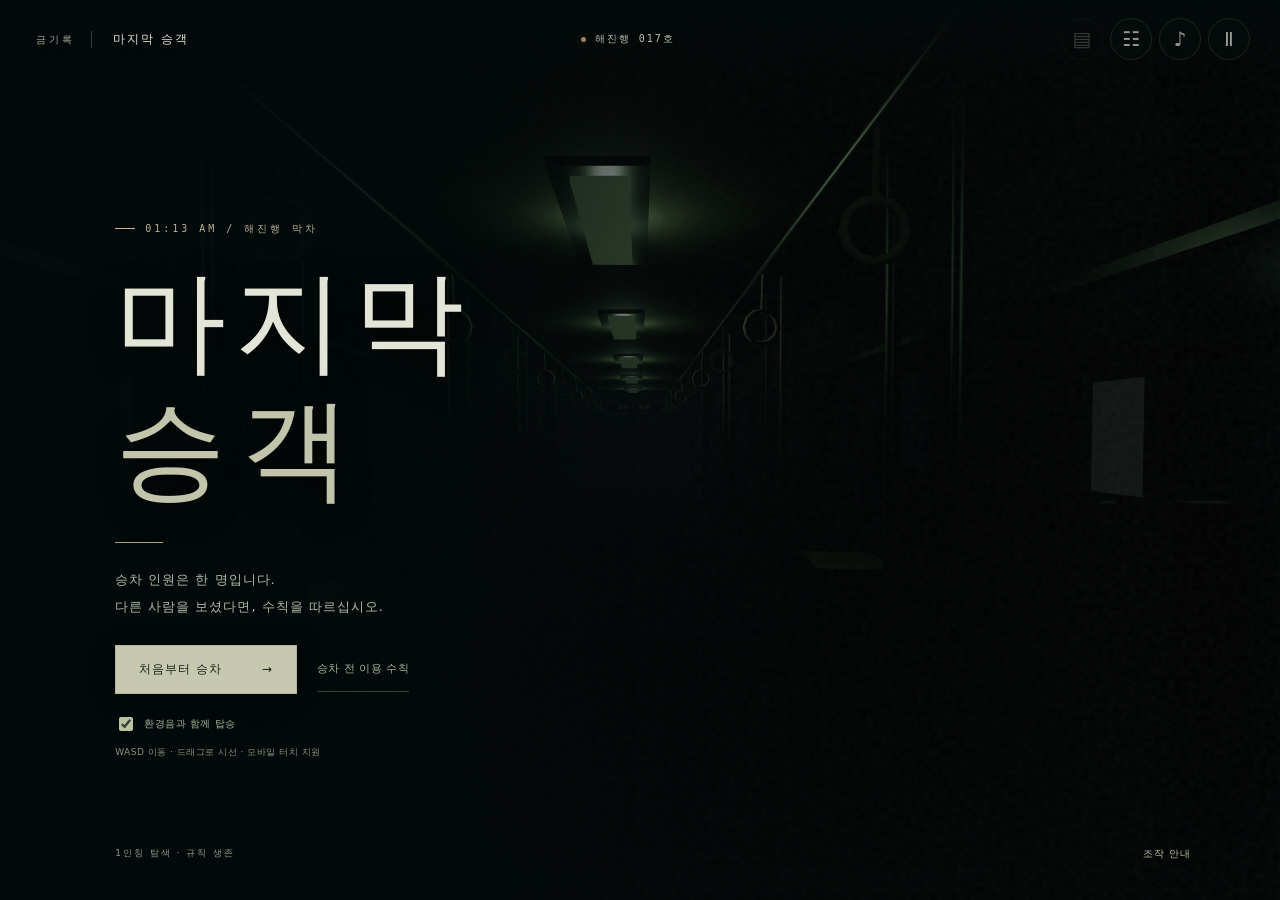
<file: index.html>
<!doctype html>
<html lang="ko">
<head>
  <meta charset="UTF-8">
  <meta name="viewport" content="width=device-width, initial-scale=1">
  <meta name="theme-color" content="#111210">
  <meta name="description" content="마지막 승객. 해진행 막차에는 한 명만 탑승했습니다. 빛과 시선과 숨을 관리하며 살아 돌아오는 1인칭 규칙 공포게임.">
  <title>마지막 승객 — 해진행 막차</title>
  <link rel="icon" type="image/svg+xml" href="./assets/favicon.svg">
  <link rel="stylesheet" href="./src/styles.css?v=ec660823f3d2">
  <link rel="stylesheet" href="./src/cinema.css?v=ec660823f3d2">
  <link rel="stylesheet" href="./src/train.css?v=ec660823f3d2">
  <script type="module" src="./src/app.js?v=ec660823f3d2"></script>
</head>
<body>
  <a href="#content" class="skip-link">본문으로 건너뛰기</a>
  <div class="topline"><span>일상과 그 너머의 경계에서</span><span>SHORT HORROR GAME ARCHIVE</span></div>
  <header class="site-header">
    <div class="header-inner">
      <a class="brand" href="#" aria-label="금기록 홈"><span class="brand-seal" aria-hidden="true">禁</span><span class="brand-name">금기록<small>TABOO ARCHIVE</small></span></a>
      <nav class="main-nav" aria-label="주 메뉴"><a class="active" id="archive-link" href="#">기록 보관소</a><button id="collection-button" type="button">나의 기록 <span id="collection-count">00</span></button><button id="about-button" type="button">이용 안내</button></nav>
      <button class="sound-button" id="sound-button" type="button" aria-pressed="false" aria-label="환경음 켜기"></button>
    </div>
  </header>
  <div id="storage-warning" class="storage-warning" role="status" hidden></div>
  <main id="content" tabindex="-1"><p class="loading">기록을 불러오고 있습니다.</p></main>
  <footer class="site-footer"><a class="footer-brand" href="#">禁 <span>금기록</span></a><p>이곳의 모든 이야기는 허구입니다.<br>다만, 돌아가는 길은 기억해 두세요.</p><div><span>© 2026 TABOO ARCHIVE</span><small>설치 없이, 브라우저에서. · PC & MOBILE</small></div></footer>
  <dialog id="info-dialog" aria-labelledby="dialog-title"><div class="dialog-top"><span class="eyebrow">TABOO ARCHIVE</span><button id="close-dialog" class="icon-button" aria-label="닫기" type="button">×</button></div><div id="dialog-content"></div></dialog>
  <div id="toast" class="toast" role="status" hidden></div>
  <noscript><p class="noscript">게임을 실행하려면 브라우저의 JavaScript를 켜 주세요.</p></noscript>
</body>
</html>
</file>
<file: src/styles.css>
@charset "UTF-8";
:root{color-scheme:dark;--bg:#111310;--panel:#191c17;--paper:#d7d2bd;--text:#e3e3d8;--muted:#969c8d;--dim:#777f70;--line:#30352b;--red:#b85547;--red-bright:#d27461;--serif:"Noto Serif KR","Batang","바탕",Georgia,serif;--sans:"Pretendard","Noto Sans KR","Malgun Gothic",system-ui,sans-serif;--mono:Consolas,"Courier New",monospace}
*{box-sizing:border-box}
html{scroll-behavior:smooth;scroll-padding-top:24px}
body{margin:0;background:var(--bg);color:var(--text);font-family:var(--sans);font-size:14px;line-height:1.7;word-break:keep-all;overflow-wrap:anywhere}
button,input,select{font:inherit}
button,a,input,select,summary{-webkit-tap-highlight-color:transparent}
button,a{touch-action:manipulation}
button{color:inherit;cursor:pointer}
a{color:inherit;text-decoration:none}
button{border:0;background:none}
button:disabled{cursor:default;opacity:.4}
button:not(:disabled),a{transition:color .18s,background .18s,border-color .18s,transform .18s}
button:focus-visible,a:focus-visible,input:focus-visible,select:focus-visible,summary:focus-visible{outline:2px solid var(--red-bright);outline-offset:5px}
[tabindex="-1"]:focus{outline:none}
[hidden]{display:none!important}
::selection{background:#743b34;color:#fff}
h1,h2,h3,p{margin:0}
.icon{width:20px;height:20px;flex-shrink:0;vertical-align:middle}
.sr-only{position:absolute;width:1px;height:1px;padding:0;margin:-1px;overflow:hidden;clip:rect(0,0,0,0);white-space:nowrap;border:0}
.skip-link{position:fixed;top:-100px;left:12px;z-index:100;background:var(--paper);color:#111;padding:12px}.skip-link:focus{top:12px}
.topline{height:30px;border-bottom:1px solid #262c23;padding:0 max(32px,calc((100vw - 1240px)/2));display:flex;justify-content:space-between;align-items:center;color:#818a77;font-size:10px;letter-spacing:1.3px;background:#151912}.topline span:last-child{font-family:var(--mono);font-size:9px;letter-spacing:2px}
.site-header{border-bottom:1px solid var(--line)}
.header-inner{max-width:1240px;margin:auto;min-height:94px;display:flex;align-items:center;justify-content:space-between;gap:36px}
.brand{display:flex;gap:12px;align-items:center;flex-shrink:0}.brand-seal{width:40px;height:45px;display:grid;place-items:center;background:#a74d40;color:#f2e2ca;font-family:var(--serif);font-weight:700;font-size:30px;transform:rotate(-3deg);border:1px solid #bb6753;outline:1px solid #6e372d;outline-offset:3px}.brand-name{display:block;font-family:var(--serif);font-size:29px;font-weight:700;line-height:1.15;letter-spacing:4px}.brand-name small{display:block;font-family:var(--mono);font-size:8px;color:#8f9785;letter-spacing:2.4px;margin-top:8px}
.main-nav{display:flex;gap:34px;align-items:center;height:94px}.main-nav>a,.main-nav>button{display:flex;align-items:center;gap:8px;height:100%;padding:0;font-size:13px;color:#969e8c;position:relative}.main-nav .active{color:#e5e5d7}.main-nav .active:after{content:"";position:absolute;bottom:-1px;left:0;right:0;height:2px;background:var(--red)}.main-nav>button:hover,.main-nav>a:hover{color:var(--text)}.main-nav #collection-count{font-family:var(--mono);color:#979b8c;font-size:10px;background:#242a20;border-radius:3px;padding:0 5px}
.sound-button{border:1px solid var(--line);padding:9px 13px;border-radius:4px;font-size:11px;display:flex;gap:8px;align-items:center;color:var(--muted)}.sound-button .icon{width:16px;height:16px}.sound-button[aria-pressed="true"]{color:var(--paper);border-color:#7b5643}.sound-button:hover{background:#23271e}
.home-wrap{max-width:1240px;margin:auto}.hero{display:grid;grid-template-columns:1fr 1.05fr;gap:60px;align-items:center;padding:56px 0 48px}.eyebrow{font-family:var(--mono);font-size:10px;letter-spacing:2px;color:var(--muted);display:flex;align-items:center;gap:9px}.hero-copy>.eyebrow{font-family:var(--sans);font-size:11px;letter-spacing:2px;color:#a19f89}.red-dot{display:inline-block;width:6px;height:6px;flex-shrink:0;border-radius:50%;background:var(--red);box-shadow:0 0 9px #b24e3c35}.hero h1{font-family:var(--serif);font-size:47px;letter-spacing:-2px;font-weight:500;line-height:1.5;margin:20px 0 19px}.hero h1 em{font-style:normal;color:#c2c5ad}.hero-copy>p{font-size:13px;line-height:1.9;color:var(--muted)}.hero-actions{display:flex;align-items:center;gap:18px;margin-top:28px}.button{display:inline-flex;align-items:center;justify-content:center;gap:18px;min-height:45px;padding:12px 20px;border:1px solid transparent;border-radius:3px;font-size:12px;font-weight:600}.button .icon{width:17px;height:17px}.primary{background:#a34c3e;border-color:#b55a49;color:#fff1dc}.primary:hover:not(:disabled){background:#b85c49;box-shadow:0 4px 20px #0003}.secondary{background:#262d21;border-color:#46503c;color:#d3d8c3}.secondary:hover:not(:disabled){background:#35402c;border-color:#6f775f}.full{width:100%}.hero-note{font-size:10px;color:#858d7b;display:flex;align-items:center;gap:6px}.hero-note .icon{width:13px;height:13px}.hero-stats{display:flex;align-items:center;gap:22px;margin-top:29px}.hero-stats>div{display:flex;align-items:baseline;gap:6px}.hero-stats strong{font-family:var(--mono);font-size:20px;font-weight:400;color:#b6bea5}.hero-stats span:not(.stat-divider){font-size:10px;color:#8c9582}.stat-divider{height:16px;width:1px;background:#39402f}
.hero-visual{position:relative;height:363px;overflow:hidden;border:1px solid #3c4334;box-shadow:0 18px 38px #0003;background:#202d24}.scene-art{display:block;width:100%;height:100%}.hero-visual>.scene-art{position:absolute;inset:0;filter:brightness(.9);transform:scale(1.02)}.hero-visual:after{content:"";position:absolute;inset:0;pointer-events:none;background:repeating-linear-gradient(transparent 0px,transparent 3px,#05080522 4px);box-shadow:inset 0 0 90px #0007}.hero-image-top{position:absolute;z-index:1;top:20px;left:23px;right:23px;display:flex;justify-content:space-between;color:#b9c1a5;font-family:var(--mono);font-size:9px;letter-spacing:1px}.hero-image-top>span:first-child{display:flex;align-items:center;gap:7px}.crosshair{position:absolute;width:13px;height:13px;z-index:1;border-color:#969e77;opacity:.6}.top-left{left:13px;top:13px;border-top:1px solid;border-left:1px solid}.bottom-right{right:13px;bottom:13px;border-bottom:1px solid;border-right:1px solid}.hero-annotation{position:absolute;z-index:2;left:25px;right:25px;bottom:24px;display:flex;align-items:center;gap:15px;border-top:1px solid #777d514f;padding-top:17px}.hero-annotation>span{font-family:var(--serif);font-size:37px;line-height:1;color:#c3bea2;opacity:.7}.hero-annotation small{font-size:9px;color:#a3af95;letter-spacing:2px}.hero-annotation strong{display:block;font-family:var(--serif);font-size:20px;font-weight:400;letter-spacing:1px}.hero-annotation a{margin-left:auto;width:37px;height:37px;border:1px solid #787e5f88;display:grid;place-items:center;background:#171e1677}.hero-annotation a:hover{background:#4b4430}.image-side-note{position:absolute;right:18px;top:77px;writing-mode:vertical-rl;font-family:var(--mono);color:#9fa78d;font-size:8px;letter-spacing:3px;opacity:.65}
.notice{display:flex;gap:23px;align-items:center;min-height:58px;border:1px solid #3e3c2b;border-left:3px solid #897147;border-radius:2px;background:#1d2017;padding:12px 20px}.notice-label{display:flex;gap:9px;align-items:center;font-size:11px;font-weight:600;white-space:nowrap;color:#c3b898}.notice-label .icon{width:16px;height:16px;color:#ae976e}.notice p{font-size:11px;color:#b1b59f}.notice p span{color:#8d9680;margin-left:7px}.notice>button{margin-left:auto;padding:3px;color:#939c84}.notice>button .icon{width:17px;height:17px}
.archive{padding-top:51px}.section-heading{display:flex;justify-content:space-between;align-items:flex-end;gap:16px;margin-bottom:27px}.section-heading .eyebrow{font-size:9px;letter-spacing:2px;color:#7a8671;margin-bottom:8px}.section-heading h2{font-family:var(--serif);font-size:27px;font-weight:500;letter-spacing:-.5px;line-height:1.4}.section-heading h2 span{font-family:var(--mono);font-size:14px;color:#b16c54;vertical-align:top;margin-left:7px;line-height:1.7}.random-button{display:flex;align-items:center;gap:7px;color:#a1a891;font-size:11px;padding:6px 0}.random-button .icon{width:15px;height:15px}.random-button:hover{color:#e2ddc6}
.archive-toolbar{display:flex;justify-content:space-between;gap:16px;padding-bottom:15px;border-bottom:1px solid var(--line)}.filter-tabs{display:flex;gap:5px;flex-wrap:wrap}.filter-tabs>button{border:1px solid transparent;padding:8px 15px;border-radius:3px;font-size:11px;color:#9ba58e;display:flex;align-items:center;gap:8px}.filter-tabs>button.selected{background:#d6d7c3;color:#252b20;border-color:#dad9c9;font-weight:700}.filter-tabs>button:not(.selected):hover{background:#252c20}.filter-tabs>button span{font-family:var(--mono);font-size:10px;opacity:.65}.catalog-tools{display:flex;gap:14px;align-items:center}.search-box{display:flex;align-items:center;gap:8px;border:1px solid var(--line);padding:7px 10px;border-radius:3px;background:#181d15;max-width:190px}.search-box .icon{width:15px;height:15px;color:#79866d}.search-box input{width:100%;min-width:0;border:none;background:none;color:var(--text);font-size:11px;outline:none}.search-box:focus-within{border-color:#9d634d}.search-box input::placeholder{color:#859078}.sort-label select{background:var(--bg);color:#a9b298;border:0;padding:6px 3px;font-size:11px;cursor:pointer}.filter-summary{display:flex;align-items:center;justify-content:space-between;padding:15px 0 18px;gap:12px;color:#849176;font-size:10px}.filter-summary p{font-family:var(--mono);letter-spacing:.5px}.saved-filter{display:flex;gap:6px;align-items:center;cursor:pointer}.saved-filter input{accent-color:#ae5e46;width:12px;height:12px;margin:0}
.game-grid{display:grid;grid-template-columns:repeat(4,minmax(0,1fr));gap:25px 22px}.game-card{border:1px solid #333c2b;border-radius:4px;background:#1b2117;overflow:hidden;position:relative;transition:border-color .2s,transform .2s,box-shadow .2s}.game-card:hover{border-color:#727d5c;transform:translateY(-4px);box-shadow:0 14px 24px #0002}.card-picture{position:relative;aspect-ratio:1.6;overflow:hidden;background:#162016;border-bottom:1px solid #303c28}.art-link{display:block;width:100%;height:100%}.card-picture .scene-art{transition:transform .6s,filter .6s;filter:saturate(.7)}.game-card:hover .scene-art{transform:scale(1.055);filter:saturate(.95) brightness(1.15)}.file-number{position:absolute;top:12px;left:12px;color:#c1c9ad;font-family:var(--mono);font-size:9px;letter-spacing:1px;text-shadow:1px 1px 5px #000}.bookmark-button{display:grid;place-items:center;width:30px;height:32px;background:#10170f88;color:#b9c2aa;border:1px solid #74866444;border-radius:3px}.bookmark-button:hover,.bookmark-button.saved{color:#e4b68c;background:#463a25cc;border-color:#a08a5799}.bookmark-button.saved .icon{fill:#80633e88}.bookmark-button .icon{width:15px;height:15px}.card-picture .bookmark-button{position:absolute;right:10px;top:10px}.card-status{position:absolute;left:11px;bottom:11px;font-size:8px;letter-spacing:.4px;padding:2px 6px;background:#11190fbf;color:#acba98;border:1px solid #7d8a6338;border-radius:2px;pointer-events:none}.card-status.is-clear{color:#beca8b;background:#2b3c20e6}.picture-arrow{position:absolute;right:13px;bottom:11px;color:#d5d9ba;opacity:0;transform:translateX(-5px);transition:.2s;pointer-events:none}.game-card:hover .picture-arrow{opacity:1;transform:none}.card-body{padding:16px 16px 13px}.card-meta{display:flex;align-items:center;justify-content:space-between;font-size:9px;color:#a7b18f;margin-bottom:8px}.card-meta>span:first-child{color:#c19c7f}.card-meta>span:last-child{display:flex;align-items:center;gap:4px}.card-meta .icon{width:11px;height:11px}.card-body h3{font-family:var(--serif);font-size:19px;font-weight:500;line-height:1.45;letter-spacing:-.6px;margin-bottom:9px}.card-body h3 a:after{content:"";position:absolute;inset:0;z-index:1}.card-picture .bookmark-button{z-index:2}.card-body>p{font-size:11px;color:#a0aa90;line-height:1.8;min-height:40px;display:-webkit-box;-webkit-line-clamp:2;-webkit-box-orient:vertical;overflow:hidden}.card-bottom{margin-top:15px;padding-top:12px;border-top:1px solid #343e2a;display:flex;align-items:center;justify-content:space-between;gap:8px}.fear{display:flex;align-items:center;gap:3px}.fear-label{font-size:8px;color:#8a997a;margin-right:4px}.fear i{display:block;width:4px;height:10px;background:#39452f;transform:skew(-13deg)}.fear i.filled{background:#b36c4f}.play-link{display:flex;align-items:center;gap:5px;font-size:9px;color:#a7b397}.play-link .icon{width:13px;height:13px}
.archive-bottom{border-top:1px solid var(--line);margin-top:50px;padding:36px 0 42px;display:flex;gap:20px;align-items:center}.seal-outline{display:grid;place-items:center;border:1px solid #5b4936;color:#867052;width:43px;height:47px;font-family:var(--serif);font-size:28px;transform:rotate(-4deg)}.archive-bottom h2{font-family:var(--serif);font-size:18px;font-weight:400;color:#b6bda5;margin-bottom:4px}.archive-bottom p{font-size:11px;color:#859274}.bottom-label{margin-left:auto;font-family:var(--mono);font-size:9px;letter-spacing:1px;line-height:2;color:#79866c;text-align:right}.site-footer{border-top:1px solid var(--line);max-width:1240px;margin:auto;padding:30px 0 36px;display:flex;align-items:center;gap:25px;color:#82916f}.footer-brand{font-family:var(--serif);font-size:26px;color:#81674d;display:flex;align-items:center;gap:10px}.footer-brand span{font-size:18px;color:#9faa8c;letter-spacing:2px}.site-footer p{font-size:10px;line-height:1.8}.site-footer>div{margin-left:auto;text-align:right;font-family:var(--mono);font-size:9px;letter-spacing:.5px}.site-footer small{display:block;font-family:var(--sans);font-size:9px;margin-top:6px;color:#778567}
.empty-state{grid-column:1/-1;text-align:center;border:1px dashed #445237;padding:55px 20px;color:var(--muted)}.empty-state>span{display:block;font-family:var(--serif);font-size:38px;color:#ad7d5a}.empty-state h3{font-size:17px;font-weight:500;margin:8px 0}.empty-state p{font-size:12px;margin-bottom:20px}.loading,.noscript{padding:70px;text-align:center}.storage-warning{background:#3d3020;color:#e4d2a8;padding:12px 24px;font-size:12px;text-align:center}.toast{position:fixed;bottom:24px;left:50%;transform:translateX(-50%);background:#d9d8be;color:#222a1c;border:1px solid #ede7cd;border-radius:4px;padding:11px 22px;font-size:12px;box-shadow:0 6px 30px #0006;z-index:30;max-width:calc(100vw - 32px);text-align:center}
dialog{border:1px solid #616c4a;background:#1d2719;color:var(--text);width:min(590px,calc(100vw - 32px));max-height:85dvh;padding:25px 30px 30px;border-radius:5px;box-shadow:0 25px 100px #0008;overflow-y:auto}dialog::backdrop{background:#050904cb;backdrop-filter:blur(5px)}.dialog-top{display:flex;align-items:center;justify-content:space-between;margin-bottom:13px}.dialog-top .eyebrow{font-size:9px;color:#a4ae89}.icon-button{font-size:30px;font-weight:300;width:35px;height:35px;line-height:1;border:1px solid #495738;border-radius:3px;color:#b7c69d}.icon-button:hover{background:#3b472b}dialog h2{font-family:var(--serif);font-size:26px;font-weight:500;margin-bottom:18px}dialog p{font-size:12px;color:#b2c19a;line-height:1.9}.about-list{list-style:none;padding:0;margin:20px 0}.about-list li{border-top:1px solid #415231;padding:15px 0}.about-list strong{display:block;font-size:12px;font-weight:600;color:#d5dbbb;margin-bottom:5px}.about-list span{font-size:11px;color:#adbd94;line-height:1.8}.small-copy{font-size:10px!important;color:#98a77d!important}.dialog-actions{display:flex;gap:12px;margin-top:23px}.collection-stats{display:flex;gap:35px;border-bottom:1px solid #425332;padding-bottom:20px;margin-bottom:6px}.collection-stats strong{display:block;font-family:var(--mono);font-size:31px;font-weight:400;color:#c6cdab}.collection-stats small{font-size:12px;margin-left:4px;color:#889f71}.collection-stats span{font-size:10px;color:#a3b78a}.collection-item{display:flex;gap:15px;align-items:center;border-bottom:1px solid #3a4c2b;padding:13px 0;font-size:12px}.collection-item:hover{background:#2d3c22}.collection-number{font-family:var(--mono);font-size:11px;color:#a59875}.collection-item>span:nth-child(2){flex:1}.collection-item small{display:block;font-size:9px;color:#9ab17e;margin-top:3px}.collection-item>div{display:flex;gap:5px}.ending-dot{padding:3px 6px;font-size:8px;color:#899877;border:1px solid #445535;border-radius:2px}.found-good{border-color:#839a56;background:#3d512a;color:#d0e3a9}.found-lost{border-color:#a16d4d;background:#5c3e28;color:#efbd94}
@media(min-width:1500px){.hero{gap:75px}.hero-visual{height:380px}.hero h1{font-size:49px}}
@media(max-width:1320px){.header-inner,.home-wrap,.site-footer{margin-left:40px;margin-right:40px}.hero{gap:40px}.hero h1{font-size:41px}.hero-note{display:none}.hero-visual{height:340px}}
@media(max-width:1050px){.hero{gap:30px}.hero h1{font-size:34px}.hero-visual{height:310px}.hero-stats{gap:13px}.game-grid{grid-template-columns:repeat(3,minmax(0,1fr))}.main-nav{gap:22px}.notice p span{display:none}.archive-toolbar{flex-wrap:wrap}.catalog-tools{margin-left:auto}.search-box{max-width:160px}}
@media(max-width:760px){.topline{padding:0 22px;height:27px}.topline span:last-child{font-size:7px;letter-spacing:1px}.header-inner,.home-wrap,.site-footer{margin-left:22px;margin-right:22px}.header-inner{gap:16px;min-height:82px;flex-wrap:wrap;position:relative;padding-bottom:40px;padding-top:18px}.brand-seal{width:29px;height:34px;font-size:23px}.brand{gap:10px}.brand-name{font-size:25px}.brand-name small{font-size:7px;letter-spacing:1.7px;margin-top:5px}.main-nav{position:absolute;bottom:0;left:0;right:0;height:37px;gap:27px}.main-nav>a,.main-nav>button{font-size:11px}.sound-button{margin-left:auto;padding:7px 10px;font-size:10px}.hero{grid-template-columns:1fr;gap:29px;padding:31px 0 29px}.hero-copy>.eyebrow{font-size:10px;letter-spacing:1.4px}.hero h1{font-size:38px;line-height:1.45;margin:17px 0 15px;letter-spacing:-1.7px}.hero-copy>p{font-size:12px}.hero-actions{margin-top:21px;gap:12px}.hero-note{display:flex;font-size:9px}.hero-stats{gap:21px;margin-top:24px}.hero-stats strong{font-size:19px}.hero-stats span:not(.stat-divider){font-size:9px}.hero-visual{height:auto;aspect-ratio:1.8}.hero-annotation{left:19px;right:19px;bottom:18px;padding-top:10px}.hero-annotation>span{font-size:30px}.hero-annotation strong{font-size:18px}.hero-annotation small{font-size:8px}.hero-image-top{font-size:8px;top:17px;left:17px;right:17px}.image-side-note{font-size:7px;top:50px}.notice{padding:12px;gap:12px;min-height:55px}.notice-label{font-size:10px;gap:5px}.notice-label .icon{width:14px;height:14px}.notice p{font-size:10px;line-height:1.6}.notice>button{padding:0}.archive{padding-top:32px}.section-heading{margin-bottom:21px}.section-heading h2{font-size:25px}.section-heading .eyebrow{font-size:8px}.random-button{font-size:10px}.archive-toolbar{gap:12px;padding-bottom:13px}.filter-tabs{width:100%;gap:4px;justify-content:space-between}.filter-tabs>button{padding:7px 9px;font-size:10px;gap:4px}.catalog-tools{width:100%;margin-left:0;justify-content:space-between}.search-box{max-width:none;flex:1}.sort-label select{font-size:10px}.filter-summary{padding:12px 0 14px;font-size:9px}.game-grid{grid-template-columns:repeat(2,minmax(0,1fr));gap:17px 12px}.card-body{padding:11px 11px 10px}.card-body h3{font-size:17px;letter-spacing:-.6px;margin-bottom:7px;min-height:25px}.card-body>p{font-size:10px;line-height:1.8;min-height:36px}.card-meta{font-size:8px;margin-bottom:7px}.card-picture{aspect-ratio:1.35}.file-number{font-size:8px;top:9px;left:9px}.card-picture .bookmark-button{width:26px;height:28px;right:7px;top:7px}.card-picture .bookmark-button .icon{width:13px;height:13px}.card-status{font-size:7px;bottom:8px;left:8px;padding:1px 4px}.card-bottom{margin-top:11px;padding-top:9px;gap:4px}.fear-label{font-size:7px;margin-right:2px}.fear i{width:3px;height:8px;gap:2px}.play-link{font-size:8px;gap:3px}.play-link .icon{width:11px;height:11px}.archive-bottom{margin-top:31px;gap:15px;padding:29px 0}.archive-bottom h2{font-size:15px}.archive-bottom p{font-size:10px}.bottom-label{display:none}.seal-outline{width:33px;height:39px;font-size:24px}.site-footer{flex-wrap:wrap;gap:15px;padding-top:23px;padding-bottom:25px}.site-footer>div{width:100%;margin-left:0;text-align:left;display:flex;justify-content:space-between;gap:12px;font-size:8px}.site-footer small{margin-top:0;font-size:8px}.site-footer p{font-size:9px}.footer-brand{font-size:25px}.footer-brand span{font-size:17px}.collection-item{gap:10px;font-size:11px}dialog{padding:20px}dialog h2{font-size:24px}.collection-number{font-size:10px}.ending-dot{font-size:7px;padding:3px 4px}.collection-stats{gap:25px}.collection-stats strong{font-size:28px}.collection-item>div{gap:3px}}
@media(max-width:370px){.header-inner,.home-wrap,.site-footer{margin-left:16px;margin-right:16px}.hero h1{font-size:33px}.hero-note{display:none}.hero-stats{gap:15px}.card-body{padding:10px 9px}.card-body h3{font-size:15px}.play-link{font-size:7px}.fear-label{display:none}.filter-tabs>button{padding:7px}.card-meta{font-size:7px}.notice-label .icon{display:none}.button{padding:12px 15px}.collection-item>div{flex-direction:column}}
@media(prefers-reduced-motion:reduce){html{scroll-behavior:auto}*,*:before,*:after{transition:none!important;animation:none!important}.game-card:hover,.game-card:hover .scene-art{transform:none}}
</file>
<file: src/cinema.css>
/* Play happens in the scene. The notebook is optional and pauses the world. */
body.playing{background:#050b09;overflow:hidden}body.playing>.topline,body.playing>.site-header,body.playing>.site-footer{display:none}body.playing #content{margin:0;max-width:none;padding:0}body.playing .storage-warning:not([hidden]){position:fixed;top:70px;left:10%;width:80%;z-index:42;font-size:11px}body.playing .skip-link{z-index:60}
.cinema{--action-progress:0;--veil:0;--fade:0;position:relative;width:100%;height:100dvh;min-height:400px;overflow:hidden;background:radial-gradient(ellipse at 50% 40%,#182b22,#050a08 80%);color:#dce3ce}.cinema button,.cinema a{touch-action:manipulation}.cinema button:focus-visible,.cinema a:focus-visible{outline:2px solid #d5d8a8;outline-offset:5px}.cinema-header{height:78px;position:relative;z-index:8;display:flex;align-items:center;justify-content:space-between;padding:0 34px;gap:20px;background:linear-gradient(#050b09,#050b0980)}.cinema-back{display:flex;align-items:center;gap:9px;font-size:20px;min-width:70px;min-height:44px}.cinema-back span{font-size:10px;letter-spacing:1px;color:#96a78d}.cinema-title{text-align:center}.cinema-title small{font:9px var(--mono);letter-spacing:3px;color:#9cae8b}.cinema-title h1{font-size:13px;letter-spacing:1px;font-weight:400;margin:4px 0 0}.cinema-tools{display:flex;gap:8px}.cinema-tools>button{width:44px;height:44px;border:1px solid #72856538;font-size:21px;color:#becaa9;border-radius:50%;background:#12201655}.cinema-tools>button:hover,.cinema-tools>[aria-pressed=true]{background:#34452a;border-color:#9fae7e}
.scene-viewport{position:absolute;inset:78px 28px 74px;overflow:hidden;border:1px solid #6e826326;box-shadow:0 0 80px #000b}.scene-space{position:relative;width:100%;height:100%;isolation:isolate;animation:scene-arrive .9s ease-out}.cinema-world,.live-art{position:absolute;inset:0;width:100%;height:100%}.cinema-world{transform-origin:50% 53%;animation:camera-breathe 12s ease-in-out infinite;will-change:transform}.scene-train .cinema-world{animation:carriage-sway 5s ease-in-out infinite}.scene-shade{position:absolute;inset:0;pointer-events:none;background:linear-gradient(#020a0640,transparent 28%,transparent 66%,#020a0760);box-shadow:inset 0 0 100px #02090588}.scene-grain{position:absolute;inset:0;pointer-events:none;opacity:.13;background-image:url("data:image/svg+xml,%3Csvg viewBox='0 0 180 180' xmlns='http://www.w3.org/2000/svg'%3E%3Cfilter id='n'%3E%3CfeTurbulence type='fractalNoise' baseFrequency='.9' numOctaves='3' stitchTiles='stitch'/%3E%3C/filter%3E%3Crect width='100%25' height='100%25' opacity='.5' filter='url(%23n)'/%3E%3C/svg%3E");mix-blend-mode:screen}.scene-controls{position:absolute;inset:0;z-index:3}.scene-controls[inert]{pointer-events:none;opacity:0;transition:opacity .4s}.scene-crosshair{position:absolute;top:50%;left:50%;transform:translate(-50%,-50%);color:#b6c7ab55;pointer-events:none;font:18px var(--mono);z-index:2}.scene-hotspot{position:absolute;left:var(--x);top:var(--y);transform:translate(-50%,-50%);min-width:48px;min-height:48px;display:flex;align-items:center;flex-direction:column;justify-content:center;gap:5px;background:none;padding:3px 7px;color:#d5ddc8;white-space:nowrap}.hotspot-ring{display:grid;place-items:center;width:32px;height:32px;border:1px solid #abbc8f8c;border-radius:50%;background:#07170db0;box-shadow:0 0 24px #09150e80;transition:background .2s,transform .3s;font-size:17px;font-family:var(--mono);line-height:1}.hotspot-label{font-size:11px;line-height:1.5;letter-spacing:.5px;padding:3px 8px;background:#06120dd9;border:1px solid #8da37838;border-radius:2px;text-shadow:0 2px 4px #000}.scene-hotspot:hover .hotspot-ring,.scene-hotspot:focus-visible .hotspot-ring,.scene-hotspot[aria-pressed=true] .hotspot-ring{transform:scale(1.18);background:#8b9869;color:#102414;border-color:#dbe2b8}.scene-hotspot:hover .hotspot-label,.scene-hotspot[aria-pressed=true] .hotspot-label{color:#eff0d3;border-color:#abb886}.physical-button{width:58px;height:58px;padding:0;border-radius:50%}.physical-button .hotspot-ring{width:48px;height:48px;font-size:25px;background:radial-gradient(#89927b,#3e503b 75%);box-shadow:0 4px 6px #0009,inset 0 1px 2px #c7c9a5;color:#d7e0bd;border:2px solid #a2ab83}.physical-button .hotspot-label{display:none}.physical-button[aria-pressed=true] .hotspot-ring{color:#f9d58c;background:#706a3c;box-shadow:0 0 20px #bc8e3e40}.scene-clue{position:absolute;top:5%;left:50%;transform:translateX(-50%);padding:6px 16px;font-size:13px;color:#c4c4a1;background:#101b12bf;border:1px solid #8b96784d;letter-spacing:2px;white-space:nowrap}.scene-footer button{background:none}.cinema-footer{position:absolute;bottom:0;left:0;right:0;height:74px;padding:0 35px;display:flex;align-items:center;justify-content:space-between;gap:20px}.cinema-footer p{font-size:13px;font-weight:300;letter-spacing:1px;text-align:center;color:#acb99f;margin:0}.chapter-dots{display:flex;gap:7px;flex-shrink:0}.chapter-dots i{width:16px;height:2px;background:#3b4932}.chapter-dots .reached{background:#b8b892}.scene-counter{font:10px var(--mono);letter-spacing:2px;color:#a3ae8f;flex-shrink:0}
.cinema-intro,.cinema-ending{position:absolute;inset:0;z-index:5;display:flex;flex-direction:column;align-items:center;justify-content:center;text-align:center;background:radial-gradient(ellipse,#030d07a6,transparent 80%);padding:24px}.is-intro .cinema-world{filter:brightness(.65)}.intro-number{font:italic clamp(70px,12vw,160px) var(--serif);color:#bbc5a325;line-height:.8}.cinema-intro>p{font-size:10px;letter-spacing:4px;margin:22px 0 15px;color:#bac7a6}.cinema-intro h2{font-family:var(--serif);font-weight:400;letter-spacing:4px;font-size:clamp(25px,4vw,50px);margin:0;line-height:1.5;text-shadow:0 8px 30px #000}.intro-line{width:1px;height:37px;background:#b0bd9970;margin:22px 0}.enter-scene{border:1px solid #bbc79c7a;background:#19301c99;padding:12px 28px;font-size:13px;letter-spacing:3px;min-height:48px}.enter-scene span{margin-left:20px}.enter-scene:hover{background:#576c3f;color:#fafbe2}.cinema-intro>small{font-size:10px;color:#a5b18f;margin-top:18px;letter-spacing:1px}.cinema-ending{background:#041009a6;backdrop-filter:blur(4px)}.cinema-ending>span{font:10px var(--mono);letter-spacing:6px;color:#a5b78a}.cinema-ending h2{font:400 clamp(25px,4vw,45px) var(--serif);letter-spacing:2px;margin:25px 0 40px;line-height:1.5}.cinema-ending .ending-actions{display:flex;gap:12px}.ending-actions>button,.ending-actions>a{min-height:48px;border:1px solid #87986c;padding:11px 22px;font-size:12px;background:#172d1a}.ending-actions>a{background:#c8ceb1;color:#253221}.ending-lost .cinema-world{filter:grayscale(.7) brightness(.3)}.ending-lost .cinema-ending>span{color:#c2846a}.failure-note{font-size:11px;padding:15px;color:#b3bba1;text-decoration:underline;text-underline-offset:4px}
.scene-keypad{position:absolute;left:50%;top:50%;transform:translate(-50%,-50%);width:250px;padding:22px;background:linear-gradient(120deg,#4b5b47,#213623);border:2px solid #8b9977;border-radius:10px;box-shadow:6px 15px 35px #000a,inset 0 1px 4px #b9c4a578}.device-label{display:block;text-align:center;font:12px var(--mono);letter-spacing:2px;color:#c6c5a4;margin-bottom:12px}.scene-keypad input{display:block;width:100%;height:57px;background:#101f13;box-shadow:inset 0 4px 15px #0008;border:1px solid #869776;text-align:center;color:#d3d6a5;font:30px var(--mono);letter-spacing:12px;padding-left:12px;outline-offset:3px}.keypad-grid{display:grid;grid-template-columns:repeat(3,1fr);gap:8px;margin-top:16px}.keypad-grid>button{min-height:45px;border-radius:4px;border:1px solid #9ca784;background:linear-gradient(#7e8e6c,#485e40);color:#ecedce;font:22px var(--mono);box-shadow:0 3px 0 #112514}.keypad-grid>button:active{transform:translateY(2px);box-shadow:0 1px 0 #112514}.keypad-grid>button:disabled{opacity:.4}.inspect-commit,.scene-sequence{position:absolute;bottom:4%;left:50%;transform:translateX(-50%);display:flex;align-items:center;gap:10px;background:#06120de8;border:1px solid #819b6e77;padding:6px 7px 6px 16px;box-shadow:0 5px 20px #0006;max-width:94%;font-size:11px;white-space:nowrap}.inspect-commit>span{color:#adc09b}.inspect-commit button,.scene-sequence>button{min-width:44px;min-height:44px;border:1px solid #8c9f72;background:#364c2d;padding:7px 13px;color:#dde4c8}.scene-sequence output{min-width:80px;font:12px var(--mono);letter-spacing:2px}.scene-sequence button:disabled{opacity:.35}.object-selected{filter:drop-shadow(0 0 5px #daedb6)}.object-used{opacity:.1;transition:opacity .6s}.scene-classroom .object-used{opacity:0}.scene-cctv .monitor.object-selected{filter:brightness(1.4) drop-shadow(0 0 8px #b8d5a6)}
.pause-screen{position:absolute;inset:78px 0 0;background:#050e09db;backdrop-filter:blur(8px);z-index:12;display:flex;flex-direction:column;align-items:center;justify-content:center;gap:20px}.pause-screen p{font:27px var(--serif);letter-spacing:3px;margin-bottom:15px}.pause-screen button{font-size:13px;border:1px solid #718263;padding:12px 35px;min-height:48px;background:#1d331c}.pause-screen #cinema-restart{font-size:11px;background:none;color:#9da98d;border:0}.scene-notebook{width:min(440px,calc(100vw - 32px));max-height:85dvh;background:#c5c2a6;color:#293821;padding:26px 30px;border-radius:0;box-shadow:0 20px 100px #000c;border:1px solid #8d9374}.notebook-head{display:flex;justify-content:space-between;align-items:center;font:10px var(--mono);letter-spacing:2px;color:#717154;margin-bottom:13px}.notebook-head button{width:44px;height:44px;font-size:26px;background:#9da38544;color:#3f4a32}.scene-notebook h2{font:25px var(--serif);margin:0 0 22px}.scene-notebook ol{padding-left:20px}.scene-notebook li{font-size:12px;line-height:2;padding-left:7px;margin-bottom:17px}.scene-notebook details{border-top:1px solid #81856855;padding-top:14px;font-size:11px}.scene-notebook summary{cursor:pointer;min-height:32px}.scene-notebook p{font-size:11px;line-height:1.9;color:#48563b}.cinema [hidden]{display:none!important}
/* Ambient motion is slow and continuous, with no strobe or full-screen flashes. */
.strap{transform-box:fill-box;transform-origin:50% 0;animation:strap-sway 3.8s ease-in-out infinite}.tunnel-lights{animation:tunnel-travel 2.2s linear infinite}.breathing{transform-box:fill-box;transform-origin:50% 100%;animation:breathing 4s ease-in-out infinite}.reflection{animation:reflection-show 7s ease-in-out infinite}.reflection.slow{animation-duration:10s}.approaching{animation:approach 12s ease-out infinite;transform-origin:60% 50%}.voice-wave{transform-box:fill-box;transform-origin:50%;animation:voice-pulse 2.5s ease-out infinite}.ceiling-light{animation:light-hum 9s ease-in-out infinite}.train-door,.elevator-door{transition:transform 1.8s cubic-bezier(.4,0,.2,1)}.train-door.left.opened{transform:translateX(-92px)}.train-door.right.opened{transform:translateX(92px)}.elevator-door.left.opened{transform:translateX(-195px)}.elevator-door.right.opened{transform:translateX(195px)}.scene-elevator .live-art{overflow:hidden}.handle-turn{transform-box:fill-box;transform-origin:50%;animation:handle-rattle 6s ease-in-out infinite}.poster-eyes{animation:watch 7s ease-in-out infinite;transform-box:fill-box;transform-origin:50%}.bell-swing{transform-box:fill-box;transform-origin:50% 0;animation:bell-swing 8.1s ease-in-out infinite}.bell-beat{opacity:.15;animation:bell-count 8.1s linear infinite}.beat-1{animation-delay:.9s}.beat-2{animation-delay:1.8s}.beat-3{animation-delay:2.7s}.ward-curtain{transform-origin:100% 0;animation:curtain-breathe 6s ease-in-out infinite}.ecg{stroke-dasharray:150;animation:ecg-scan 4s linear infinite}.call-light{animation:voice-pulse 4s ease-in-out infinite}.scan-line{animation:scan-monitor 5s linear infinite}.monitor:nth-child(odd) .scan-line{animation-delay:-2s}.stairs-shadow{animation:stairs-move 9s ease-in-out infinite}.drum{animation:drum-spin 3s linear infinite}.drum.stopped{animation:none}.glass-hand{animation:hand-slide 7s ease-in-out infinite}.knock-rings{animation:knock-ripple 2.7s ease-in-out infinite;transform-origin:50% 52%}.rain{animation:rain-fall 2.5s linear infinite}.ringing{animation:phone-ring 8.1s ease-in-out infinite}.door-knock{animation:door-knock 8.1s ease-in-out infinite;transform-origin:50%}.door-shadow{animation:shadow-pass 11s ease-in-out infinite}.mirror-hand{transform-box:fill-box;transform-origin:50% 100%;animation:mirror-move 7s ease-in-out infinite}.teacher-turned{opacity:.8}.receipt{animation:paper-shiver 9s ease-in-out infinite;transform-origin:68% 48%}.is-paused *,.is-paused *:before,.is-paused *:after{animation-play-state:paused!important}.reduce-motion *,.reduce-motion *:before,.reduce-motion *:after{animation:none!important;transition:none!important}.reduce-motion .reflection{opacity:.8}.reduce-motion .bell-beat{opacity:1}.reduce-motion .scene-space{opacity:1}
.effect-fade,.effect-lids,.effect-curtain{position:absolute;inset:0;pointer-events:none;z-index:4}.effect-fade{background:#020806;opacity:var(--fade)}.effect-lids:before,.effect-lids:after{content:"";position:absolute;left:0;right:0;height:0;background:#020604;box-shadow:0 0 20px #000;transition:height .1s}.effect-lids:before{top:0}.effect-lids:after{bottom:0}.effect-curtain{background:repeating-linear-gradient(90deg,#a5b39a,#637c65 9%,#839579 17%);transform:translateX(102%);opacity:0;box-shadow:-12px 0 30px #0008}.is-acting .cinema-world{animation:none}.is-acting[data-effect=blink] .effect-lids:before,.is-acting[data-effect=blink] .effect-lids:after{height:calc(var(--veil) * 53%)}.is-acting[data-effect=walk] .cinema-world{transform:scale(calc(1 + var(--action-progress) * .7))}.is-acting[data-effect=rise] .cinema-world{transform:scale(1.07) translateY(calc(var(--action-progress) * 12%))}.is-acting[data-effect=hide] .cinema-world{transform:scale(1.2) translateY(calc(var(--action-progress) * -20%))}.is-acting[data-effect=turn] .cinema-world{transform:scale(1.2) translateX(calc(var(--action-progress) * 35%));filter:blur(calc(var(--veil) * 4px))}.is-acting[data-effect=cover] .effect-curtain,.is-acting[data-effect=curtain] .effect-curtain{transform:translateX(calc(100% - var(--action-progress) * 100%));opacity:1}.is-acting[data-effect=dark] .cinema-world,.is-acting[data-effect=signal] .cinema-world{filter:brightness(calc(1 - var(--action-progress) * .9))}.is-acting[data-effect=tear] .receipt{transform:translateY(calc(var(--action-progress) * 230px)) rotate(calc(var(--action-progress) * 25deg));opacity:calc(1 - var(--action-progress));animation:none}.is-acting[data-effect=descend] .cinema-world{transform:translateY(calc(var(--veil) * 4%));filter:brightness(calc(1 - var(--veil) * .6))}.is-acting[data-effect=light] .floor-display{fill:#b6dd8f}.is-acting[data-effect=wait] .reflection,.is-acting[data-effect=wait] .glass-hand{opacity:calc(1 - var(--action-progress));animation:none}.is-acting[data-effect=lost] .cinema-world{filter:brightness(calc(1 - var(--action-progress) * .75)) sepia(.35);transform:scale(calc(1 + var(--action-progress) * .2))}.is-acting[data-effect=lost] .scene-shade{background:radial-gradient(ellipse,transparent,#3b130bc9)}
@keyframes scene-arrive{from{opacity:.1}to{opacity:1}}@keyframes camera-breathe{0%,100%{transform:scale(1.025) translate(0,0)}50%{transform:scale(1.035) translate(-2px,3px)}}@keyframes carriage-sway{0%,100%{transform:scale(1.035) rotate(-.25deg) translateY(1px)}50%{transform:scale(1.035) rotate(.25deg) translateY(-3px)}}@keyframes strap-sway{0%,100%{transform:rotate(-5deg)}50%{transform:rotate(5deg)}}@keyframes tunnel-travel{to{transform:translateX(400px)}}@keyframes breathing{0%,100%{transform:scaleY(1)}50%{transform:scaleY(1.035)}}@keyframes reflection-show{0%,100%{opacity:.3}50%{opacity:.95}}@keyframes approach{0%{transform:translateY(-25px) scale(.8);opacity:.3}65%,100%{transform:translateY(15px) scale(1.08);opacity:1}}@keyframes voice-pulse{0%,100%{opacity:.1}40%{opacity:.65}}@keyframes light-hum{0%,100%{opacity:.85}45%{opacity:.55}65%{opacity:.8}}@keyframes handle-rattle{0%,60%,100%{transform:rotate(0)}70%,80%{transform:rotate(20deg)}75%{transform:rotate(5deg)}}@keyframes watch{0%,100%{transform:translateX(-2px)}50%{transform:translateX(3px)}}@keyframes bell-swing{0%,44%,100%{transform:rotate(0)}5%,16%,27%,38%{transform:rotate(12deg)}10%,21%,32%{transform:rotate(-12deg)}}@keyframes bell-count{0%{opacity:1}48%,100%{opacity:.15}}@keyframes curtain-breathe{0%,100%{transform:skewX(-.5deg)}50%{transform:skewX(1.5deg)}}@keyframes ecg-scan{from{stroke-dashoffset:150}to{stroke-dashoffset:-150}}@keyframes scan-monitor{to{transform:translateY(194px)}}@keyframes stairs-move{0%{transform:translate(20px,40px);opacity:.2}75%{transform:translate(-10px,-12px);opacity:.9}100%{transform:translate(-10px,-12px);opacity:.2}}@keyframes drum-spin{to{transform:rotate(360deg)}}@keyframes hand-slide{0%,100%{transform:translate(-8px,5px) rotate(-8deg)}50%{transform:translate(12px,-10px) rotate(7deg)}}@keyframes knock-ripple{0%,35%,70%,100%{opacity:.05;transform:scale(.85)}15%,50%,85%{opacity:.35;transform:scale(1.08)}}@keyframes rain-fall{to{transform:translate(-20px,100px)}}@keyframes phone-ring{0%,34%,100%{transform:translate(0)}3%,14%,25%{transform:translate(3px,-2px)}7%,18%,29%{transform:translate(-3px,0)}}@keyframes door-knock{0%,34%,100%{transform:translateX(0)}3%,14%,25%{transform:translateX(2px)}7%,18%,29%{transform:translateX(-2px)}}@keyframes shadow-pass{0%,20%{transform:translateX(-100px);opacity:.3}50%{transform:translateX(0);opacity:1}100%{transform:translateX(170px);opacity:.2}}@keyframes mirror-move{0%,20%,100%{transform:rotate(12deg)}55%,75%{transform:rotate(-12deg)}}@keyframes paper-shiver{0%,100%{transform:rotate(-1deg)}50%{transform:rotate(2deg)}}
@media(min-width:1600px){.scene-viewport{left:max(28px,calc((100vw - 1600px)/2));right:max(28px,calc((100vw - 1600px)/2))}}
@media(max-width:700px){.cinema-header{height:74px;padding:0 12px;gap:5px}.cinema-back{min-width:39px}.cinema-back span{display:none}.cinema-title h1{font-size:10px;letter-spacing:0;max-width:160px}.cinema-title small{font-size:8px;letter-spacing:2px}.cinema-tools{gap:3px}.cinema-tools>button{width:39px;height:44px;font-size:19px;border:0;background:none}.scene-viewport{inset:74px 0 98px;border-left:0;border-right:0}.scene-shade{box-shadow:inset 0 0 45px #02090566}.cinema-footer{height:98px;padding:12px 18px 15px;flex-wrap:wrap;align-content:center;gap:10px}.cinema-footer p{order:-1;width:100%;font-size:12px;letter-spacing:.5px;min-height:24px}.scene-counter{margin-left:auto;font-size:9px}.chapter-dots i{width:12px}.hotspot-label{font-size:10px;letter-spacing:0;padding:3px 5px}.hotspot-ring{width:30px;height:30px;font-size:16px}.scene-hotspot{padding:3px;min-width:44px;max-width:112px;white-space:normal}.physical-button{width:48px;min-height:48px}.physical-button .hotspot-ring{width:44px;height:44px;font-size:20px}.scene-clue{font-size:11px;letter-spacing:1px;padding:7px 12px;top:3%}.cinema-intro{padding:20px 17px}.intro-number{font-size:110px}.cinema-intro h2{font-size:29px;letter-spacing:2px}.cinema-intro>p{font-size:9px;letter-spacing:2px}.intro-line{height:35px;margin:25px 0}.cinema-intro>small{font-size:9px}.cinema-ending h2{font-size:27px}.ending-actions>button,.ending-actions>a{padding:10px 16px;font-size:11px}.scene-keypad{width:223px;padding:17px}.keypad-grid{gap:7px}.keypad-grid>button{min-height:44px;font-size:20px}.scene-sequence{gap:6px;padding-left:10px;bottom:2%}.scene-sequence output{font-size:10px;letter-spacing:.3px;min-width:60px}.scene-sequence>button{padding:5px 9px}.inspect-commit{bottom:2%}.scene-notebook{padding:20px 24px}.scene-notebook li{font-size:12px}.scene-store .inspect-commit{bottom:1%}.scene-classroom .scene-hotspot[data-action=here],.scene-classroom .scene-hotspot[data-action=silent]{max-width:95px}}
@media(max-height:520px) and (min-width:701px){.cinema-header{height:56px}.scene-viewport{top:56px;bottom:51px}.cinema-footer{height:51px}.cinema-intro .intro-number,.cinema-intro>small{display:none}.cinema-intro h2{font-size:25px}.intro-line{height:18px;margin:15px 0}.scene-keypad{width:230px;padding:10px}.scene-keypad input{height:36px;font-size:23px}.keypad-grid{gap:4px;margin-top:6px}.keypad-grid>button{min-height:36px}.device-label{margin-bottom:6px;font-size:10px}.scene-clue{top:1%}}
/* Doors start closed and physically slide apart on arrival. */
.scene-hotel .effect-curtain{background:repeating-linear-gradient(90deg,#b6b99d,#888e75 9%,#a6ad90 17%)}
.scene-cctv.is-acting[data-effect=signal] .cinema-world{filter:none}.scene-cctv.is-acting[data-effect=signal] .monitor.object-selected{filter:brightness(calc(1 - var(--action-progress)))}
.reduce-motion.is-acting .cinema-world{transform:none!important;filter:none!important}.reduce-motion .effect-curtain,.reduce-motion .effect-lids{display:none}
.train-door.opened,.elevator-door.opened{animation:door-unseal 1.8s cubic-bezier(.4,0,.2,1) both}@keyframes door-unseal{from{transform:translateX(0)}}
@media(max-width:700px){.live-art text{transform-box:fill-box;transform-origin:center;transform:scale(1.7,.7)}}
@media(prefers-reduced-motion:reduce){.cinema *,.cinema *:before,.cinema *:after{animation:none!important;transition:none!important}.reflection{opacity:.8}.bell-beat{opacity:1}}
</file>
<file: src/train.css>
.last-train{position:fixed;inset:0;z-index:5;background:#050909;color:#e2e5d8;font-family:"Malgun Gothic",system-ui,sans-serif;overflow:hidden;--t-ink:#bec9b0;--t-gold:#b1a379;isolation:isolate}.last-train *{box-sizing:border-box}.last-train [hidden]{display:none!important}.last-train button{font:inherit;color:inherit;touch-action:manipulation}.last-train button:focus-visible{outline:2px solid #dfd8b4;outline-offset:4px}.last-train button:disabled{opacity:.35;cursor:default}.last-train button:not(:disabled){cursor:pointer}.last-train kbd{font:9px Consolas,monospace;font-weight:400;color:#9da98f;letter-spacing:.5px}.last-train canvas{display:block;width:100%;height:100%;touch-action:none;outline:none}.train-vignette,.train-noise,.train-hit{position:absolute;inset:0;pointer-events:none}.train-vignette{background:radial-gradient(ellipse at center,transparent 32%,#02070787);box-shadow:inset 0 0 90px #03070799;z-index:1}.train-noise{opacity:.13;mix-blend-mode:screen;background-image:url("data:image/svg+xml,%3Csvg xmlns='http://www.w3.org/2000/svg' viewBox='0 0 180 180'%3E%3Cfilter id='n'%3E%3CfeTurbulence type='fractalNoise' baseFrequency='.76' numOctaves='3' stitchTiles='stitch'/%3E%3C/filter%3E%3Crect width='100%25' height='100%25' filter='url(%23n)' opacity='.38'/%3E%3C/svg%3E");z-index:2}.train-hit{z-index:12;background:radial-gradient(ellipse,transparent 5%,#180403bc 70%,#050303);opacity:0}.train-lids{position:absolute;inset:0;z-index:15;background:#010303;opacity:0;pointer-events:none;transition:opacity .22s}.eyes-closed .train-lids{opacity:1}.closed-eyes-cues{position:absolute;top:44%;width:100%;text-align:center;color:#7b8876;font-size:12px;letter-spacing:2px}.closed-eyes-cues small{display:block;font-size:11px;letter-spacing:1px;color:#b5c6a1;min-height:25px;margin-top:23px}.closed-eyes-cues #rail-beats{display:flex;justify-content:center;gap:25px;margin-top:25px}.closed-eyes-cues i{width:6px;height:6px;border:1px solid #65775b;border-radius:50%}.closed-eyes-cues i.heard{background:#c6ccaa;box-shadow:0 0 20px #c1cc9d80}
.train-hud{position:absolute;left:0;right:0;top:0;z-index:22;height:78px;padding:0 30px;display:flex;justify-content:space-between;align-items:center;gap:24px;background:linear-gradient(#040a0bd9,transparent)}.train-wordmark{background:none;border:0;font-size:12px!important;letter-spacing:2px;text-shadow:0 2px 6px #000}.train-wordmark>span{display:inline-block;margin-right:15px;color:#a6aa97;font-size:10px;letter-spacing:3px;border-right:1px solid #68726480;padding-right:16px}.train-car-label{display:flex;align-items:center;gap:9px;font:10px Consolas,monospace;letter-spacing:2px;color:#b6c4af;text-shadow:0 2px 5px #000}.record-dot{width:5px;height:5px;background:#a27e61;border-radius:50%;box-shadow:0 0 12px #bd8b5a70}.train-hud nav{display:flex;gap:7px}.train-hud nav>button{width:42px;height:42px;border:1px solid #b8c2a630;background:#08131170;border-radius:50%;font-size:20px}.train-hud nav>button:hover{background:#42534080}.train-hud nav>button[aria-pressed=true]{color:#e1d4a4;border-color:#aca47d80}.train-crosshair{position:absolute;left:50%;top:50%;width:22px;height:22px;margin:-11px;display:grid;place-items:center;pointer-events:none;z-index:5;opacity:0}.train-playing .train-crosshair{opacity:.7}.train-crosshair i{width:3px;height:3px;border-radius:50%;background:#d4dfcb;box-shadow:0 0 6px #000}.eyes-closed .train-crosshair{opacity:0}.train-pin{position:absolute;z-index:7;transform:translate(-50%,-50%);display:flex;flex-direction:column;align-items:center;gap:4px;padding:4px 10px;min-width:44px;min-height:52px;border:0;background:transparent;text-align:center;max-width:200px}.train-pin>span{border:1px solid #e2dfb880;background:#08130de3;border-radius:50%;width:28px;height:28px;display:grid;place-items:center;font:18px Consolas;transition:background .2s,transform .2s}.train-pin small{background:#050d0edb;border:1px solid #adba9c38;padding:3px 8px;font-size:10px;color:#d4dec7;text-shadow:0 2px 3px #000;white-space:nowrap}.train-pin:hover>span{background:#a3ad86;color:#142315;transform:scale(1.12)}#train-interact{position:absolute;left:50%;top:calc(50% + 32px);transform:translateX(-50%);z-index:8;display:flex;align-items:center;gap:9px;min-height:44px;padding:6px 13px;background:#06100ed4;border:1px solid #a4b28c66;font-size:11px;white-space:nowrap}#train-interact kbd{display:grid;place-items:center;width:21px;height:21px;color:#e0e2c8;border:1px solid #a7b18a;font-size:11px}.train-caption{position:absolute;bottom:165px;left:50%;transform:translateX(-50%);width:min(600px,60%);z-index:19;font-size:13px;letter-spacing:.8px;line-height:1.8;text-align:center;text-shadow:0 2px 7px #000,0 1px 10px #000;pointer-events:none;color:#d6ddc8}.train-caption:empty{display:none}
.train-controls{position:absolute;inset:auto 0 0;z-index:20;height:145px;padding:0 27px 22px;display:flex;align-items:flex-end;justify-content:space-between;pointer-events:none;background:linear-gradient(transparent,#040b0b70)}.train-controls button{pointer-events:auto}.movement-cluster{width:152px}.move-pad{display:grid;grid-template-columns:repeat(3,44px);grid-template-rows:repeat(2,38px);gap:4px;justify-content:center}.move-pad button{min-width:44px;min-height:38px;font:12px Consolas!important;border:1px solid #9aa68e55;border-radius:4px;background:#08130eb3;color:#bec8b0;box-shadow:inset 0 -2px 1px #0005}.move-pad button:hover,.move-pad button:active{background:#56684a9c;border-color:#bac6a3}.move-pad [data-move=forward]{grid-column:2}.move-pad [data-move=left]{grid-row:2;grid-column:1}.move-pad [data-move=back]{grid-row:2;grid-column:2}.move-pad [data-move=right]{grid-row:2;grid-column:3}.look-pad{display:flex;align-items:center;justify-content:space-between;margin-top:5px;gap:3px}.look-pad>button{width:38px;min-height:36px;border:0;background:#0e1b16b8;border-radius:4px;font-size:21px;color:#aab69a}.look-pad>span{font-size:8px;color:#b0bda5;text-align:center;white-space:nowrap;text-shadow:0 2px 4px #000}.survival-controls{display:flex;gap:8px}.survival-controls>button{width:72px;height:80px;display:flex;flex-direction:column;align-items:center;justify-content:center;gap:3px;border:1px solid #93a68752;border-radius:4px;background:linear-gradient(#172920bd,#08140ee0);user-select:none;-webkit-user-select:none;touch-action:none}.survival-controls>button:hover{background:#40563bbd}.survival-controls>button[aria-pressed=true]{border-color:#b4c795;color:#e4e8c8;background:#3c5131c9}.survival-controls b{font:28px Georgia;font-weight:400;line-height:1}.survival-controls span{font-size:10px;line-height:1.5}.survival-controls kbd{font-size:7px;letter-spacing:0}.train-status{position:absolute;left:50%;bottom:37px;transform:translateX(-50%);display:flex;flex-direction:column;align-items:center;gap:9px;min-width:150px}#hide-state{color:#b9c9a6;font-size:10px;letter-spacing:2px;text-shadow:0 2px 5px #000}#hide-state.exposed{color:#d2a181}.air-meter{width:180px;display:flex;align-items:center;gap:9px;font-size:9px;color:#abbc9c}.air-meter>div{height:3px;background:#56614e80;flex:1;overflow:hidden}.air-meter i{display:block;background:#c9d1b2;height:100%;transition:width .12s}.air-meter small{font-size:8px;width:35px}.wrist-marks{display:flex;gap:8px;height:18px;align-items:center}.wrist-marks i{width:2px;height:13px;background:#63715a45;transform:rotate(23deg)}.wrist-marks i.marked{height:18px;width:3px;background:#b87756;box-shadow:0 0 9px #642c1d80}
.train-title-screen{position:absolute;inset:0;z-index:25;padding:clamp(80px,13vh,160px) 9vw 35px;background:linear-gradient(90deg,#030a0bf0, #030a0bd6 27%,#030a0b4a 64%,transparent);display:flex;flex-direction:column;align-items:flex-start;justify-content:center;pointer-events:none}.train-title-screen button,.train-title-screen input{pointer-events:auto}.last-train:not(.has-started) .train-hud{z-index:26}.last-train:not(.has-started) .train-hud nav{opacity:.65}.last-train:not(.has-started) #train-pins,.last-train:not(.has-started) .train-controls{display:none}.title-kicker{font:10px Consolas,monospace;letter-spacing:3px;color:#b8b398;display:flex;align-items:center;gap:10px}.title-kicker i{width:20px;height:1px;background:#c7b58b}.train-title-screen h1{font-family:"Batang",Georgia,serif;font-size:clamp(58px,8.7vw,118px);font-weight:400;letter-spacing:8px;line-height:1.14;margin:24px 0 0;text-shadow:0 6px 30px #000}.train-title-screen h1 em{font-style:normal;color:#c2c5ab;letter-spacing:14px}.title-rule{height:1px;width:48px;background:#aca17a;margin:28px 0 23px}.train-title-screen>p{font-size:13px;line-height:2.1;letter-spacing:1px;color:#b2bca8;margin:0 0 25px}.title-actions{display:flex;gap:12px;align-items:center;flex-wrap:wrap;max-width:600px}.train-primary,.train-secondary{min-height:48px;padding:13px 23px;border:1px solid #b2b59a;font-size:12px!important;letter-spacing:1px;text-decoration:none}.train-primary{background:#c6c9af;color:#17241c!important;box-shadow:0 4px 25px #0004}.train-primary:hover{background:#e0dfc4}.train-primary>span{margin-left:35px}.train-secondary{background:#14241db3;color:#c5d0b6!important;border-color:#71836980}.title-manual{font-size:11px!important;color:#a7b299!important;border:0;border-bottom:1px solid #6d7d5e80;background:none;padding:10px 0;min-height:44px;margin-left:8px;letter-spacing:.5px}.title-sound{display:flex;align-items:center;gap:8px;font-size:10px;color:#a8b39a;letter-spacing:.5px;margin-top:20px;pointer-events:auto}.title-sound input{accent-color:#bac4a0;width:14px;height:14px}.train-title-screen>small{font-size:9px;letter-spacing:.5px;color:#89957f;margin-top:11px}.title-bottom{position:absolute;left:9vw;right:6vw;bottom:26px;display:flex;justify-content:space-between;align-items:center;font-size:9px;letter-spacing:2px;color:#91a08a}.title-bottom button{font-size:10px;letter-spacing:1px;background:none;border:0;color:#b7c3a5;padding:12px}.train-save-warning{position:absolute;bottom:0;left:0;right:0;background:#3d2c1ddf;color:#decbb3;font-size:11px;text-align:center;padding:7px 12px;z-index:70}
.train-dialog{position:fixed;inset:0;margin:auto;width:min(640px,calc(100vw - 32px));max-height:88dvh;border:1px solid #b3b798;border-radius:0;background:#c9c6ae;color:#283329;padding:40px;box-shadow:0 20px 100px #000d;overflow:auto;z-index:100}.train-dialog::backdrop{background:#020707c9;backdrop-filter:blur(7px)}.train-dialog-close{position:absolute;right:12px;top:12px;width:44px;height:44px;line-height:1;border:0;background:#aeb09444;font-size:27px!important;color:#354331!important;z-index:1}.train-dialog h2{font:400 28px "Batang",Georgia,serif;margin:8px 0 20px;color:#273528;line-height:1.5;letter-spacing:.5px}.train-dialog p{font-size:12px;line-height:2;color:#48533f}.paper-heading{border-bottom:1px solid #7f886566;padding-bottom:16px;margin-bottom:22px}.paper-heading small,.dialog-eyebrow{font-size:9px;letter-spacing:2px;color:#676e50}.paper-heading p{font-size:11px}.train-rule-list{list-style:none;padding:0;margin:0}.train-rule-list li{display:grid;grid-template-columns:24px minmax(0,1fr);gap:12px;padding:10px 0;break-inside:avoid}.train-rule-number{font:11px/25px Consolas,monospace;color:#72745c}.train-rule-list p{font-size:13px;line-height:1.9;margin:0;word-break:keep-all;overflow-wrap:break-word;color:#384431}.train-rule-list .rule-highlight{background:#a16e2922;box-shadow:inset 2px 0 #96654688;padding-left:10px;margin-left:-10px}.paper-footer{display:flex;align-items:center;justify-content:space-between;gap:16px;border-top:1px solid #7f886566;margin-top:24px;padding-top:12px}.paper-stamp{font:12px "Batang",serif;color:#8d5742;letter-spacing:1px}.paper-footer button{min-height:44px;padding:8px 4px;background:none;border:0;color:#47543b;font-size:11px;text-decoration:underline;text-underline-offset:4px}.ticket-title{font-size:24px!important}.boarding-ticket{background:#dad7bf;border:1px solid #8b9273;padding:25px 27px;margin:10px 0;color:#28382a;box-shadow:4px 7px 15px #3c452733;transform:rotate(-1deg)}.boarding-ticket>div:first-child{font-size:15px;letter-spacing:5px;border-bottom:2px solid #49583b;padding-bottom:17px;display:flex;justify-content:space-between;align-items:center}.boarding-ticket>div>span{font-size:9px;letter-spacing:1px}.boarding-ticket h3{font:25px "Batang",serif;letter-spacing:3px;margin:30px 0}.boarding-ticket h3 b{font-weight:400;margin:0 13px;font-size:19px}.boarding-ticket section{display:flex;justify-content:space-between;gap:20px;border-bottom:1px dashed #7c866a;padding:0 0 24px;margin-bottom:22px}.boarding-ticket section>span{font-size:10px;color:#677459}.boarding-ticket strong{display:block;font:24px Consolas,monospace;color:#243c2a;margin-top:7px}.boarding-ticket .ticket-cut{display:flex;align-items:center;justify-content:space-between;font-size:11px;letter-spacing:2px}.ticket-cut strong{font-size:38px;letter-spacing:8px;margin:0}.boarding-ticket>small{display:block;font-size:10px;line-height:1.9;margin-top:15px;color:#67705c}.ticket-bars{height:30px;width:190px;background:repeating-linear-gradient(90deg,#29382a 0px,#29382a 2px,transparent 2px,transparent 4px,#29382a 4px,#29382a 5px,transparent 5px,transparent 8px);opacity:.65;margin:24px 0 0 auto}.control-guide{display:flex;flex-direction:column;gap:10px}.control-guide p{display:flex;align-items:center;gap:20px;border-bottom:1px solid #81866a44;padding-bottom:12px;margin:0}.control-guide kbd{min-width:78px;color:#475434;font-size:12px;border:1px solid #7c896555;padding:6px;text-align:center}.control-guide span{font-size:11px}.guide-footnote{font-size:10px!important;color:#6a745d!important;margin-top:18px}.pause-actions{display:flex;flex-direction:column;gap:12px}.pause-actions>button{min-height:48px;padding:10px;border:1px solid #7e8a68;color:#33442a;background:#b4bea0;font-size:12px}.pause-actions>#pause-restart{border:0;background:none;color:#6f735b;font-size:11px}.panel-note{font-size:11px!important;color:#5f6b51!important}.train-dialog #train-code{display:block;min-height:69px;width:100%;font:35px Consolas,monospace;color:#d0dbb8;letter-spacing:12px;text-align:center;padding:11px;border:4px solid #707c60;background:#20331f;box-shadow:inset 0 3px 12px #0007;outline-color:#7d543e}.train-keypad{display:grid;grid-template-columns:repeat(3,1fr);gap:9px;margin-top:14px}.train-keypad>button{min-height:48px;background:linear-gradient(#a4ae93,#7d8c6c);border:1px solid #667654;color:#233a24;font:24px Consolas!important;box-shadow:0 3px 0 #4c6144}.train-keypad>button:active{transform:translateY(2px);box-shadow:0 1px 0 #4c6144}.train-dialog #panel-ticket,.back-to-panel{display:block;margin:20px auto 0;min-height:44px;padding:10px 20px;border:1px solid #788963;background:#b6bea3;color:#3e5035;font-size:11px}.breaker-panel{display:grid;grid-template-columns:repeat(3,1fr);gap:12px;background:#45573f;padding:25px 15px;border:8px solid #66765a;box-shadow:inset 0 0 16px #0006;margin-top:20px}.breaker{background:#30462f;border:1px solid #95a483;border-radius:2px;display:flex;flex-direction:column;align-items:center;padding:13px 8px;color:#dce2cb!important;min-height:215px;gap:12px}.breaker strong{font-size:12px;font-weight:400}.breaker-light{width:6px;height:6px;background:#b99e68;border-radius:50%;box-shadow:0 0 12px #b99e68}.breaker-track{height:92px;width:34px;background:#132810;border:2px solid #829774;position:relative;box-shadow:inset 0 0 6px #000}.breaker-track b{position:absolute;top:8px;left:-10px;right:-10px;height:22px;background:linear-gradient(#c7c5a2,#6d7758);box-shadow:0 6px 4px #0007;border:1px solid #c5cbb0}.breaker[data-breaker=door] .breaker-track b{top:60px}.breaker.switched .breaker-track b{top:60px}.breaker.switched[data-breaker=door] .breaker-track b{top:8px}.breaker.switched{opacity:.6}.breaker.switched .breaker-light{background:#a9c78a}.breaker small{font-size:10px;color:#bac8a3}
.train-ending{position:absolute;inset:0;z-index:30;display:flex;flex-direction:column;align-items:center;justify-content:center;text-align:center;padding:30px;background:#030909d9;backdrop-filter:blur(4px);animation:train-end-in 2s ease-out}.train-ending>small{font:10px Consolas,monospace;letter-spacing:4px;color:#a7b498}.train-ending h2{font:400 clamp(23px,3.7vw,45px) "Batang",Georgia,serif;letter-spacing:3px;line-height:1.7;margin:26px 0 18px;max-width:900px}.train-ending>p{font-size:13px;color:#a9b59c;max-width:560px;line-height:2;letter-spacing:.5px}.ending-seal{border:1px solid #788469;color:#abb99a;font:16px "Batang",serif;letter-spacing:4px;padding:9px 20px;transform:rotate(-4deg);margin:25px 0 35px}.ending-register .ending-seal{border-color:#93644e;color:#b78d6a}.train-ending-actions{display:flex;align-items:center;justify-content:center;gap:12px;flex-wrap:wrap}.train-ending-actions button{min-height:48px;font-size:12px}.train-ending-actions #ending-rule{background:none;border:0;padding:12px;color:#a8b49b;text-decoration:underline;text-underline-offset:5px}.train-ending .ending-count{margin-top:28px;font-size:9px;letter-spacing:1px;color:#7b8b74}.ending-presence{position:absolute;right:9%;height:88%;bottom:0;opacity:.12;pointer-events:none;z-index:-1}.motion-reduced *{animation:none!important;transition:none!important}@keyframes train-end-in{from{opacity:0}to{opacity:1}}
@media(max-width:800px){.train-hud{height:66px;padding:0 13px;gap:8px}.train-wordmark{font-size:10px!important;letter-spacing:.5px}.train-wordmark>span{display:none}.train-car-label{font-size:8px;letter-spacing:.5px;gap:5px}.train-hud nav{gap:2px}.train-hud nav>button{width:35px;height:40px;font-size:18px;border:0}.train-title-screen{padding:100px 8vw 75px;background:linear-gradient(90deg,#030a0bf2,#030a0bd4 44%,#030a0b45)}.train-title-screen h1{font-size:80px;letter-spacing:5px}.train-title-screen h1 em{letter-spacing:9px}.train-title-screen>p{font-size:12px}.title-kicker{font-size:8px;letter-spacing:2px}.title-actions{gap:10px;max-width:330px}.title-actions>.train-primary{padding:12px 20px}.title-manual{font-size:10px!important;margin-left:0}.title-rule{margin:25px 0 21px}.title-sound{font-size:10px}.title-bottom{left:8vw;right:7vw;bottom:18px;font-size:8px}.train-controls{padding:0 12px 18px;height:150px}.movement-cluster{width:134px}.move-pad{grid-template-columns:repeat(3,40px);gap:3px;grid-template-rows:repeat(2,40px)}.move-pad button{min-width:40px;min-height:40px}.look-pad>button{width:40px;height:40px}.look-pad>span{font-size:7px;white-space:normal;max-width:50px}.survival-controls{display:grid;grid-template-columns:repeat(2,62px);gap:5px}.survival-controls>button{width:62px;height:59px;gap:1px}.survival-controls b{font-size:21px}.survival-controls span{font-size:9px}.survival-controls kbd{font-size:6px}.train-status{bottom:158px;width:150px}.train-caption{bottom:204px;width:86%;font-size:11px;line-height:1.9;letter-spacing:.5px}.air-meter{width:150px}.wrist-marks{height:10px}.train-pin small{font-size:9px;padding:3px 6px}.train-pin{max-width:140px}.train-pin>span{width:27px;height:27px}#train-interact{font-size:10px;padding:4px 10px;min-height:40px;max-width:80%}.train-dialog{padding:35px 23px 28px;max-height:88dvh}.train-dialog h2{font-size:24px}.train-rule-list h3{font-size:12px}.train-rule-list p{font-size:12px;line-height:2.05}.boarding-ticket{padding:22px 16px}.boarding-ticket>div:first-child{font-size:13px;letter-spacing:2px}.boarding-ticket>div>span{font-size:8px}.boarding-ticket h3{font-size:21px;letter-spacing:1px}.boarding-ticket h3 b{margin:0 5px}.boarding-ticket section{gap:10px}.boarding-ticket strong{font-size:23px}.ticket-cut strong{font-size:31px;letter-spacing:7px}.control-guide p{gap:12px}.control-guide kbd{min-width:61px;font-size:10px}.breaker-panel{gap:7px;padding:18px 8px;border-width:5px}.breaker{padding:12px 5px;min-height:200px}.breaker strong{font-size:10px}.train-ending h2{font-size:28px;letter-spacing:1px}.train-ending>p{font-size:12px}.train-ending-actions{gap:10px}.train-ending-actions .train-primary,.train-ending-actions .train-secondary{padding:12px 17px}.train-ending{padding:25px}.ending-presence{right:0;opacity:.1}}
@media(max-height:600px) and (min-width:801px){.train-title-screen{padding-top:80px;padding-bottom:60px}.train-title-screen h1{font-size:62px;line-height:1.05}.title-rule{margin:17px 0 13px}.train-title-screen>p{font-size:11px;margin-bottom:15px}.title-kicker{font-size:9px}.title-sound{margin-top:12px}.train-title-screen>small{margin-top:7px}.train-controls{transform:scale(.88);transform-origin:bottom left;width:113.6%;bottom:0}.train-caption{bottom:140px}.train-hud{height:62px}}
@media(prefers-reduced-motion:reduce){.last-train *{animation:none!important;transition:none!important}}
/* Game gestures stay inside the game. The notebook remains a vertical scroller. */
html.train-input-lock,html.train-input-lock body{height:100%;overflow:hidden;overscroll-behavior:none}
.last-train{touch-action:pan-y;overscroll-behavior:none}
.last-train,.last-train *{-webkit-user-select:none;user-select:none;-webkit-touch-callout:none;-webkit-tap-highlight-color:transparent}
.last-train button{touch-action:none}
.last-train img,.last-train a{-webkit-user-drag:none}
.last-train .train-dialog{touch-action:pan-y;overscroll-behavior:contain}
.last-train input,.last-train textarea{-webkit-user-select:text;user-select:text}


.train-countdown{position:absolute;right:28px;top:78px;z-index:20;display:grid;grid-template-columns:1fr auto;gap:7px 14px;min-width:160px;padding:10px 12px;background:#080d0cd9;border:1px solid #8b9a7144;color:#b8c49f;pointer-events:none;font-size:10px;letter-spacing:.8px}.train-countdown strong{font:20px Consolas,monospace;color:#e0dec0}.train-countdown>i{grid-column:1/-1;height:2px;background:#62714d33;overflow:hidden}.train-countdown b{display:block;height:100%;background:#a8b281;transition:width .15s}.train-countdown.urgent{border-color:#b76748aa;color:#d9a07d}.train-countdown.urgent strong{color:#efae87}.train-countdown.urgent b{background:#c47752}.panel-deadline{display:flex;align-items:center;justify-content:space-between;gap:12px;margin:0 48px 20px 0;padding:9px 12px;color:#3f482c;background:#9ba47d66;border-left:3px solid #5b6741;font-size:11px}.panel-deadline strong{font:20px Consolas,monospace;font-variant-numeric:tabular-nums}.panel-deadline.urgent{color:#7d2a1c;background:#ad725137;border-color:#973b23}@media(max-width:600px){.train-countdown{top:68px;right:15px;min-width:135px;padding:8px 10px;font-size:9px}.train-countdown strong{font-size:17px}.panel-deadline{margin-right:36px;gap:7px;font-size:10px}}
</file>
